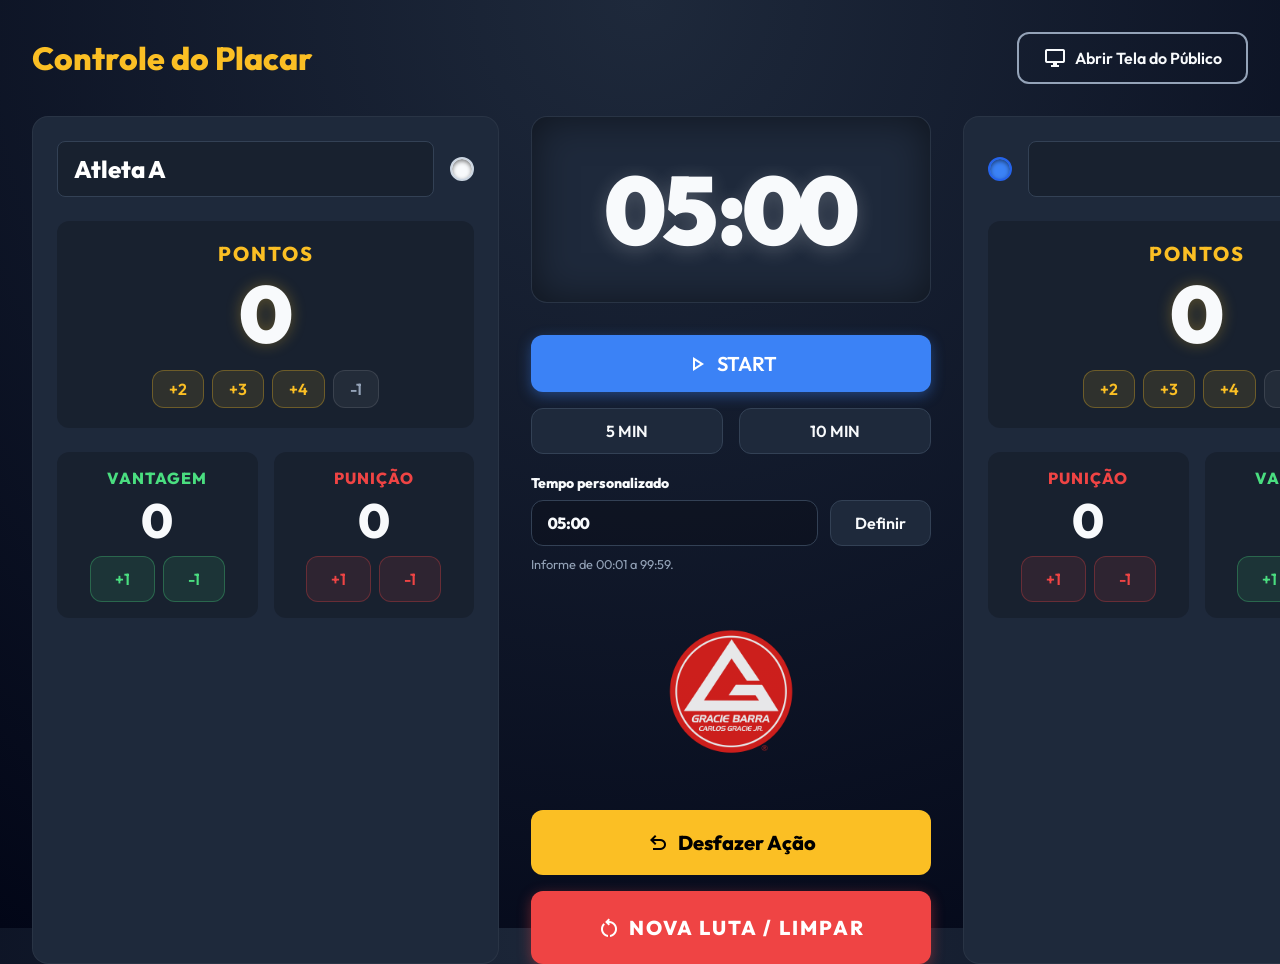
<file: index.html>
<!DOCTYPE html>
<html lang="pt-BR">

<head>
  <meta charset="UTF-8">
  <meta name="viewport" content="width=device-width, initial-scale=1.0">
  <title>Placar Jiu-Jitsu - Controle</title>
  <link rel="stylesheet" href="fonts.css">
  <link rel="stylesheet" href="style.css">
  <link rel="stylesheet" href="icons.css">
</head>

<body class="controle-body">
  <div class="top-actions">
    <h1>Controle do Placar</h1>
    <button id="btn-open-display" class="btn btn-outline" title="Abrir Tela de Exibição">
      <span class="material-symbols-outlined">desktop_windows</span>
      Abrir Tela do Público
    </button>
  </div>

  <div class="control-panel">
    <!-- Atleta A -->
    <div class="athlete-controls athlete-a">
      <div class="athlete-header">
        <input type="text" id="name-a" value="Atleta A" class="athlete-name-input" placeholder="Nome do Atleta" />
        <div class="color-badge badge-white"></div>
      </div>

      <div class="score-section">
        <h2 class="score-title text-yellow">Pontos</h2>
        <div class="score-display" id="display-pts-a">0</div>
        <div class="score-buttons">
          <button class="btn btn-pts" onclick="addScore('a', 'points', 2)">+2</button>
          <button class="btn btn-pts" onclick="addScore('a', 'points', 3)">+3</button>
          <button class="btn btn-pts" onclick="addScore('a', 'points', 4)">+4</button>
          <button class="btn btn-pts btn-sub" onclick="addScore('a', 'points', -1)">-1</button>
        </div>
      </div>

      <div class="minor-scores">
        <div class="score-section-small">
          <h3 class="text-green">Vantagem</h3>
          <div class="score-display-small" id="display-adv-a">0</div>
          <div class="score-buttons-small">
            <button class="btn btn-adv" onclick="addScore('a', 'advantages', 1)">+1</button>
            <button class="btn btn-adv btn-sub" onclick="addScore('a', 'advantages', -1)">-1</button>
          </div>
        </div>

        <div class="score-section-small">
          <h3 class="text-red">Punição</h3>
          <div class="score-display-small" id="display-pun-a">0</div>
          <div class="score-buttons-small">
            <button class="btn btn-pun" onclick="addScore('a', 'punishments', 1)">+1</button>
            <button class="btn btn-pun btn-sub" onclick="addScore('a', 'punishments', -1)">-1</button>
          </div>
        </div>
      </div>
    </div>

    <!-- Central Timer -->
    <div class="timer-controls">
      <div class="timer-container">
        <div class="timer-display" id="control-timer">05:00</div>
      </div>

      <div class="timer-actions">
        <button id="btn-start" class="btn btn-primary btn-large">
          <span class="material-symbols-outlined">play_arrow</span>
          START
        </button>
        <button id="btn-pause" class="btn btn-outline btn-large" style="display: none;">
          <span class="material-symbols-outlined">pause</span>
          PAUSE
        </button>

        <div class="timer-set-buttons">
          <button class="btn btn-secondary" onclick="setTimer(5 * 60)">5 MIN</button>
          <button class="btn btn-secondary" onclick="setTimer(10 * 60)">10 MIN</button>
        </div>

        <form id="custom-timer-form" class="custom-timer-form" novalidate>
          <label for="custom-timer">Tempo personalizado</label>
          <div class="custom-timer-row">
            <input id="custom-timer" class="custom-timer-input" type="text" inputmode="numeric"
              autocomplete="off" maxlength="5" placeholder="MM:SS" aria-describedby="custom-timer-message" />
            <button class="btn btn-secondary" type="submit">Definir</button>
          </div>
          <p id="custom-timer-message" class="custom-timer-message" aria-live="polite">
            Informe de 00:01 a 99:59.
          </p>
        </form>
      </div>

      <div class="brand-logo"
        style="display: flex; justify-content: center; align-items: center; margin: auto 0; padding: 1rem 0;">
        <img src="assets/Gracie_Barra.png" alt="Gracie Barra Logo"
          style="max-height: 140px; width: auto; opacity: 0.9;" />
      </div>

      <div class="global-actions" style="gap: 1rem;">
        <button class="btn"
          style="background: var(--color-yellow); color: #000; font-size: 1.25rem; font-weight: 800; padding: 1.25rem;"
          onclick="undo()">
          <span class="material-symbols-outlined">undo</span>
          Desfazer Ação
        </button>
        <button class="btn btn-danger btn-nova-luta" onclick="resetMatch()">
          <span class="material-symbols-outlined">restart_alt</span>
          Nova Luta / Limpar
        </button>
      </div>
    </div>

    <!-- Atleta B -->
    <div class="athlete-controls athlete-b">
      <div class="athlete-header" style="flex-direction: row-reverse;">
        <input type="text" id="name-b" value="Atleta B" class="athlete-name-input" placeholder="Nome do Atleta"
          style="text-align: right;" />
        <div class="color-badge badge-blue"></div>
      </div>

      <div class="score-section">
        <h2 class="score-title text-yellow">Pontos</h2>
        <div class="score-display" id="display-pts-b">0</div>
        <div class="score-buttons">
          <button class="btn btn-pts" onclick="addScore('b', 'points', 2)">+2</button>
          <button class="btn btn-pts" onclick="addScore('b', 'points', 3)">+3</button>
          <button class="btn btn-pts" onclick="addScore('b', 'points', 4)">+4</button>
          <button class="btn btn-pts btn-sub" onclick="addScore('b', 'points', -1)">-1</button>
        </div>
      </div>

      <div class="minor-scores" style="flex-direction: row-reverse;">
        <div class="score-section-small">
          <h3 class="text-green">Vantagem</h3>
          <div class="score-display-small" id="display-adv-b">0</div>
          <div class="score-buttons-small">
            <button class="btn btn-adv" onclick="addScore('b', 'advantages', 1)">+1</button>
            <button class="btn btn-adv btn-sub" onclick="addScore('b', 'advantages', -1)">-1</button>
          </div>
        </div>

        <div class="score-section-small">
          <h3 class="text-red">Punição</h3>
          <div class="score-display-small" id="display-pun-b">0</div>
          <div class="score-buttons-small">
            <button class="btn btn-pun" onclick="addScore('b', 'punishments', 1)">+1</button>
            <button class="btn btn-pun btn-sub" onclick="addScore('b', 'punishments', -1)">-1</button>
          </div>
        </div>
      </div>
    </div>

  </div>

  <script src="control.js"></script>
</body>

</html>
</file>
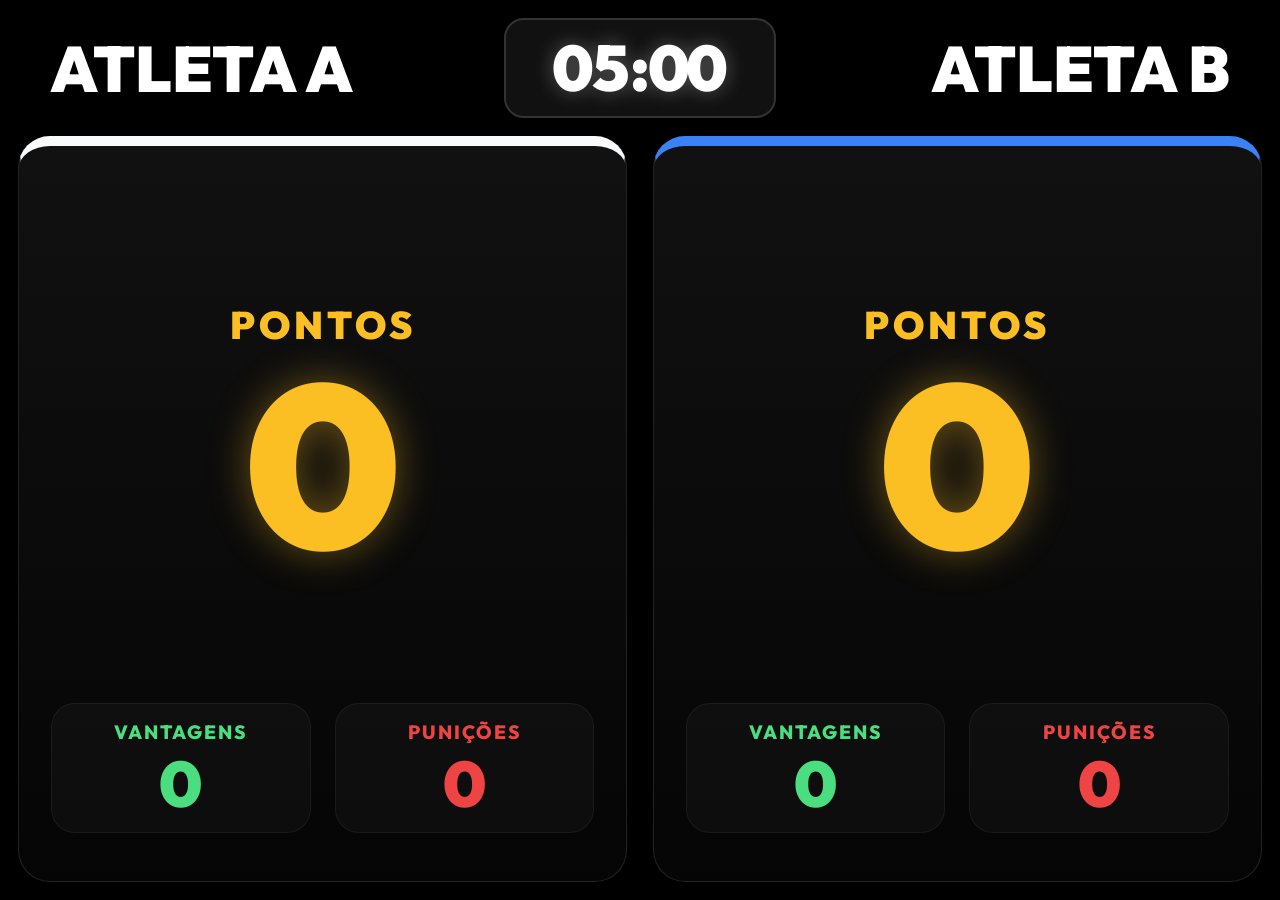
<file: display.html>
<!DOCTYPE html>
<html lang="pt-BR">

<head>
  <meta charset="UTF-8">
  <meta name="viewport" content="width=device-width, initial-scale=1.0">
  <title>Placar Jiu-Jitsu - Exibição</title>
  <link rel="stylesheet" href="fonts.css">
  <link rel="stylesheet" href="style.css">
</head>

<body class="display-body">

  <div class="display-header">
    <div class="display-athlete-name" id="display-name-a">Atleta A</div>

    <div class="display-timer-wrapper">
      <div class="display-timer" id="display-timer">05:00</div>
    </div>

    <div class="display-athlete-name" id="display-name-b" style="text-align: right;">Atleta B</div>
  </div>

  <div class="display-main">

    <!-- Atleta A -->
    <div class="display-athlete-card card-white">
      <div class="display-points-wrapper">
        <div class="display-points-title text-yellow">Pontos</div>
        <div class="display-points text-yellow" id="display-pts-a">0</div>
      </div>

      <div class="display-minor-wrapper">
        <div class="display-minor-box">
          <div class="display-minor-title text-green">Vantagens</div>
          <div class="display-minor-score text-green" id="display-adv-a">0</div>
        </div>

        <div class="display-minor-box">
          <div class="display-minor-title text-red">Punições</div>
          <div class="display-minor-score text-red" id="display-pun-a">0</div>
        </div>
      </div>
    </div>

    <!-- Atleta B -->
    <div class="display-athlete-card card-blue">
      <div class="display-points-wrapper">
        <div class="display-points-title text-yellow">Pontos</div>
        <div class="display-points text-yellow" id="display-pts-b">0</div>
      </div>

      <div class="display-minor-wrapper">
        <div class="display-minor-box">
          <div class="display-minor-title text-green">Vantagens</div>
          <div class="display-minor-score text-green" id="display-adv-b">0</div>
        </div>

        <div class="display-minor-box">
          <div class="display-minor-title text-red">Punições</div>
          <div class="display-minor-score text-red" id="display-pun-b">0</div>
        </div>
      </div>
    </div>

  </div>

  <script src="display.js"></script>
</body>

</html>
</file>
<file: fonts.css>
/* latin-ext */
@font-face {
  font-family: 'Outfit';
  font-style: normal;
  font-weight: 400;
  font-display: swap;
  src: url(assets/fonts/fonts-0.woff2) format('woff2');
  unicode-range: U+0100-02BA, U+02BD-02C5, U+02C7-02CC, U+02CE-02D7, U+02DD-02FF, U+0304, U+0308, U+0329, U+1D00-1DBF, U+1E00-1E9F, U+1EF2-1EFF, U+2020, U+20A0-20AB, U+20AD-20C0, U+2113, U+2C60-2C7F, U+A720-A7FF;
}
/* latin */
@font-face {
  font-family: 'Outfit';
  font-style: normal;
  font-weight: 400;
  font-display: swap;
  src: url(assets/fonts/fonts-1.woff2) format('woff2');
  unicode-range: U+0000-00FF, U+0131, U+0152-0153, U+02BB-02BC, U+02C6, U+02DA, U+02DC, U+0304, U+0308, U+0329, U+2000-206F, U+20AC, U+2122, U+2191, U+2193, U+2212, U+2215, U+FEFF, U+FFFD;
}
/* latin-ext */
@font-face {
  font-family: 'Outfit';
  font-style: normal;
  font-weight: 600;
  font-display: swap;
  src: url(assets/fonts/fonts-2.woff2) format('woff2');
  unicode-range: U+0100-02BA, U+02BD-02C5, U+02C7-02CC, U+02CE-02D7, U+02DD-02FF, U+0304, U+0308, U+0329, U+1D00-1DBF, U+1E00-1E9F, U+1EF2-1EFF, U+2020, U+20A0-20AB, U+20AD-20C0, U+2113, U+2C60-2C7F, U+A720-A7FF;
}
/* latin */
@font-face {
  font-family: 'Outfit';
  font-style: normal;
  font-weight: 600;
  font-display: swap;
  src: url(assets/fonts/fonts-3.woff2) format('woff2');
  unicode-range: U+0000-00FF, U+0131, U+0152-0153, U+02BB-02BC, U+02C6, U+02DA, U+02DC, U+0304, U+0308, U+0329, U+2000-206F, U+20AC, U+2122, U+2191, U+2193, U+2212, U+2215, U+FEFF, U+FFFD;
}
/* latin-ext */
@font-face {
  font-family: 'Outfit';
  font-style: normal;
  font-weight: 800;
  font-display: swap;
  src: url(assets/fonts/fonts-4.woff2) format('woff2');
  unicode-range: U+0100-02BA, U+02BD-02C5, U+02C7-02CC, U+02CE-02D7, U+02DD-02FF, U+0304, U+0308, U+0329, U+1D00-1DBF, U+1E00-1E9F, U+1EF2-1EFF, U+2020, U+20A0-20AB, U+20AD-20C0, U+2113, U+2C60-2C7F, U+A720-A7FF;
}
/* latin */
@font-face {
  font-family: 'Outfit';
  font-style: normal;
  font-weight: 800;
  font-display: swap;
  src: url(assets/fonts/fonts-5.woff2) format('woff2');
  unicode-range: U+0000-00FF, U+0131, U+0152-0153, U+02BB-02BC, U+02C6, U+02DA, U+02DC, U+0304, U+0308, U+0329, U+2000-206F, U+20AC, U+2122, U+2191, U+2193, U+2212, U+2215, U+FEFF, U+FFFD;
}
/* latin-ext */
@font-face {
  font-family: 'Outfit';
  font-style: normal;
  font-weight: 900;
  font-display: swap;
  src: url(assets/fonts/fonts-6.woff2) format('woff2');
  unicode-range: U+0100-02BA, U+02BD-02C5, U+02C7-02CC, U+02CE-02D7, U+02DD-02FF, U+0304, U+0308, U+0329, U+1D00-1DBF, U+1E00-1E9F, U+1EF2-1EFF, U+2020, U+20A0-20AB, U+20AD-20C0, U+2113, U+2C60-2C7F, U+A720-A7FF;
}
/* latin */
@font-face {
  font-family: 'Outfit';
  font-style: normal;
  font-weight: 900;
  font-display: swap;
  src: url(assets/fonts/fonts-7.woff2) format('woff2');
  unicode-range: U+0000-00FF, U+0131, U+0152-0153, U+02BB-02BC, U+02C6, U+02DA, U+02DC, U+0304, U+0308, U+0329, U+2000-206F, U+20AC, U+2122, U+2191, U+2193, U+2212, U+2215, U+FEFF, U+FFFD;
}
</file>
<file: style.css>
:root {
  --bg-dark: #0f172a;
  --bg-darker: #020617;
  --bg-card: #1e293b;
  --bg-card-hover: #334155;
  --text-main: #f8fafc;
  --text-muted: #94a3b8;

  --color-yellow: #fbbf24;
  --color-green: #4ade80;
  --color-red: #ef4444;
  --color-blue: #3b82f6;
  --color-white: #ffffff;

  --shadow-sm: 0 1px 2px 0 rgb(0 0 0 / 0.05);
  --shadow-md: 0 4px 6px -1px rgb(0 0 0 / 0.1), 0 2px 4px -2px rgb(0 0 0 / 0.1);
  --shadow-lg: 0 10px 15px -3px rgb(0 0 0 / 0.1), 0 4px 6px -4px rgb(0 0 0 / 0.1);
  --shadow-glow-yellow: 0 0 15px rgba(251, 191, 36, 0.3);

  --round-sm: 8px;
  --round-md: 12px;
  --round-lg: 16px;
  --round-full: 9999px;

  --transition: all 0.2s cubic-bezier(0.4, 0, 0.2, 1);
}

* {
  box-sizing: border-box;
  margin: 0;
  padding: 0;
  font-family: 'Outfit', sans-serif;
}

body {
  background-color: var(--bg-darker);
  color: var(--text-main);
  min-height: 100vh;
  display: flex;
  flex-direction: column;
}

/* =========================================
   CONTROLE
========================================== */
.controle-body {
  padding: 2rem;
  background: radial-gradient(circle at 50% 0%, #1e293b 0%, #020617 100%);
}

.top-actions {
  display: flex;
  justify-content: space-between;
  align-items: center;
  margin-bottom: 2rem;
}

.top-actions h1 {
  font-size: 2rem;
  font-weight: 800;
  color: var(--color-yellow);
}

.btn {
  display: flex;
  align-items: center;
  justify-content: center;
  gap: 0.5rem;
  padding: 0.75rem 1.5rem;
  border-radius: var(--round-md);
  font-size: 1rem;
  font-weight: 600;
  cursor: pointer;
  border: none;
  transition: var(--transition);
  color: var(--text-main);
}

.btn:active {
  transform: scale(0.95);
}

.btn:focus-visible {
  outline: 3px solid rgba(96, 165, 250, 0.9);
  outline-offset: 3px;
}

.btn-outline {
  background: transparent;
  border: 2px solid var(--text-muted);
  color: var(--text-main);
}

.btn-outline:hover {
  border-color: var(--text-main);
  background: rgba(255, 255, 255, 0.05);
}

.btn-primary {
  background: var(--color-blue);
  color: white;
  box-shadow: 0 4px 14px rgba(59, 130, 246, 0.4);
}

.btn-primary:hover {
  background: #2563eb;
  box-shadow: 0 6px 20px rgba(59, 130, 246, 0.6);
}

.btn-secondary {
  background: var(--bg-card);
  border: 1px solid var(--bg-card-hover);
}

.btn-secondary:hover {
  background: var(--bg-card-hover);
}

.btn-danger {
  background: var(--color-red);
  color: white;
  box-shadow: 0 4px 14px rgba(239, 68, 68, 0.4);
}

.btn-danger:hover {
  background: #dc2626;
  box-shadow: 0 6px 20px rgba(239, 68, 68, 0.6);
}

.btn-large {
  padding: 1rem 2rem;
  font-size: 1.25rem;
}

.control-panel {
  display: grid;
  grid-template-columns: 1fr 400px 1fr;
  gap: 2rem;
  height: calc(100vh - 120px);
}

.athlete-controls {
  background: var(--bg-card);
  border-radius: var(--round-lg);
  padding: 1.5rem;
  display: flex;
  flex-direction: column;
  gap: 1.5rem;
  border: 1px solid rgba(255, 255, 255, 0.05);
  box-shadow: var(--shadow-xl);
}

.athlete-header {
  display: flex;
  align-items: center;
  gap: 1rem;
}

.athlete-name-input {
  flex: 1;
  background: rgba(0, 0, 0, 0.2);
  border: 1px solid var(--bg-card-hover);
  border-radius: var(--round-sm);
  padding: 0.75rem 1rem;
  color: white;
  font-size: 1.5rem;
  font-weight: 700;
  outline: none;
  transition: var(--transition);
}

.athlete-name-input:focus {
  border-color: var(--color-blue);
}

.color-badge {
  width: 24px;
  height: 24px;
  border-radius: 50%;
  box-shadow: inset 0 2px 4px rgba(0, 0, 0, 0.5);
}

.badge-white {
  background: #f8fafc;
  border: 2px solid #cbd5e1;
}

.badge-blue {
  background: #3b82f6;
  border: 2px solid #2563eb;
}

.score-section {
  background: rgba(0, 0, 0, 0.2);
  border-radius: var(--round-md);
  padding: 1.25rem;
  text-align: center;
  display: flex;
  flex-direction: column;
  align-items: center;
}

.score-title {
  font-size: 1.25rem;
  text-transform: uppercase;
  letter-spacing: 2px;
  margin-bottom: 0.5rem;
  font-weight: 800;
}

.text-yellow {
  color: var(--color-yellow);
}

.text-green {
  color: var(--color-green);
}

.text-red {
  color: var(--color-red);
}

.score-display {
  font-size: 5rem;
  font-weight: 900;
  line-height: 1;
  margin-bottom: 1rem;
  text-shadow: var(--shadow-glow-yellow);
}

.score-buttons {
  display: flex;
  gap: 0.5rem;
  flex-wrap: wrap;
  justify-content: center;
}

.btn-pts {
  background: rgba(251, 191, 36, 0.1);
  color: var(--color-yellow);
  border: 1px solid rgba(251, 191, 36, 0.3);
  padding: 0.5rem 1rem;
}

.btn-pts:hover {
  background: rgba(251, 191, 36, 0.2);
  border-color: var(--color-yellow);
}

.btn-sub {
  background: rgba(255, 255, 255, 0.05);
  color: var(--text-muted);
  border: 1px solid rgba(255, 255, 255, 0.1);
}

.btn-sub:hover {
  background: rgba(255, 255, 255, 0.1);
  color: white;
}

.minor-scores {
  display: flex;
  gap: 1rem;
}

.score-section-small {
  flex: 1;
  background: rgba(0, 0, 0, 0.2);
  border-radius: var(--round-md);
  padding: 1rem;
  text-align: center;
}

.score-section-small h3 {
  font-size: 1rem;
  text-transform: uppercase;
  letter-spacing: 1px;
  margin-bottom: 0.5rem;
}

.score-display-small {
  font-size: 3rem;
  font-weight: 800;
  line-height: 1;
  margin-bottom: 0.75rem;
}

.score-buttons-small {
  display: flex;
  gap: 0.5rem;
  justify-content: center;
}

.btn-adv {
  background: rgba(74, 222, 128, 0.1);
  color: var(--color-green);
  border: 1px solid rgba(74, 222, 128, 0.3);
}

.btn-adv:hover {
  background: rgba(74, 222, 128, 0.2);
}

.btn-pun {
  background: rgba(239, 68, 68, 0.1);
  color: var(--color-red);
  border: 1px solid rgba(239, 68, 68, 0.3);
}

.btn-pun:hover {
  background: rgba(239, 68, 68, 0.2);
}


.timer-controls {
  display: flex;
  flex-direction: column;
  gap: 2rem;
}

.timer-container {
  background: var(--bg-card);
  border-radius: var(--round-lg);
  padding: 2rem;
  display: flex;
  justify-content: center;
  align-items: center;
  border: 1px solid rgba(255, 255, 255, 0.05);
  box-shadow: 0 0 40px rgba(0, 0, 0, 0.5) inset;
}

.timer-display {
  font-size: 6rem;
  font-weight: 900;
  font-variant-numeric: tabular-nums;
  letter-spacing: -2px;
  color: var(--text-main);
  text-shadow: 0 4px 20px rgba(255, 255, 255, 0.2);
}

.timer-actions {
  display: flex;
  flex-direction: column;
  gap: 1rem;
}

.timer-set-buttons {
  display: flex;
  gap: 1rem;
}

.timer-set-buttons .btn {
  flex: 1;
}

.custom-timer-form {
  display: flex;
  flex-direction: column;
  gap: 0.5rem;
  padding-top: 0.25rem;
}

.custom-timer-form label {
  color: var(--text-main);
  font-size: 0.875rem;
  font-weight: 700;
}

.custom-timer-row {
  display: grid;
  grid-template-columns: minmax(0, 1fr) auto;
  gap: 0.75rem;
}

.custom-timer-input {
  width: 100%;
  min-width: 0;
  border: 1px solid var(--bg-card-hover);
  border-radius: var(--round-md);
  outline: none;
  background: rgba(0, 0, 0, 0.2);
  color: var(--text-main);
  padding: 0.75rem 1rem;
  font-size: 1rem;
  font-weight: 700;
  font-variant-numeric: tabular-nums;
  transition: border-color 0.2s ease, box-shadow 0.2s ease;
}

.custom-timer-input::placeholder {
  color: var(--text-muted);
}

.custom-timer-input:focus-visible {
  border-color: var(--color-blue);
  box-shadow: 0 0 0 3px rgba(59, 130, 246, 0.25);
}

.custom-timer-input[aria-invalid="true"] {
  border-color: var(--color-red);
}

.custom-timer-message {
  min-height: 1.25rem;
  color: var(--text-muted);
  font-size: 0.8rem;
  line-height: 1.25rem;
}

.custom-timer-message.is-error {
  color: #fca5a5;
}

.global-actions {
  margin-top: auto;
  display: flex;
  flex-direction: column;
}

.btn-nova-luta {
  padding: 1.5rem;
  font-size: 1.25rem;
  text-transform: uppercase;
  letter-spacing: 2px;
  font-weight: 800;
}

/* =========================================
   PUBLIC DISPLAY
========================================== */
.display-body {
  overflow: hidden;
  background: #000;
  display: grid;
  grid-template-rows: auto 1fr;
  padding: 2vh;
  height: 100vh;
}

.display-header {
  display: grid;
  grid-template-columns: 1fr auto 1fr;
  align-items: center;
  gap: 2rem;
  margin-bottom: 2vh;
}

.display-athlete-name {
  font-size: 5vw;
  font-weight: 900;
  text-transform: uppercase;
  white-space: nowrap;
  overflow: hidden;
  text-overflow: ellipsis;
  padding: 0 2rem;
  color: white;
}

.display-timer-wrapper {
  background: #111;
  padding: 1rem 3rem;
  border-radius: 20px;
  border: 2px solid #333;
}

.display-timer {
  font-size: 5vw;
  font-weight: 900;
  font-variant-numeric: tabular-nums;
  line-height: 1;
  color: #fff;
  text-shadow: 0 0 20px rgba(255, 255, 255, 0.3);
}

.display-main {
  display: grid;
  grid-template-columns: 1fr 1fr;
  gap: 2vw;
  height: 100%;
}

.display-athlete-card {
  background: linear-gradient(180deg, #111, #050505);
  border-radius: 2rem;
  display: flex;
  flex-direction: column;
  padding: 3rem 2rem;
  position: relative;
  border: 1px solid #222;
}

.card-white {
  border-top: 10px solid #f8fafc;
}

.card-blue {
  border-top: 10px solid #3b82f6;
}

.display-points-wrapper {
  flex: 1;
  display: flex;
  flex-direction: column;
  justify-content: center;
  align-items: center;
}

.display-points-title {
  color: var(--color-yellow);
  font-size: 3vw;
  font-weight: 900;
  text-transform: uppercase;
  letter-spacing: 4px;
}

.display-points {
  font-size: 18vw;
  font-weight: 900;
  line-height: 1;
  color: var(--color-yellow);
  text-shadow: 0 0 40px rgba(251, 191, 36, 0.4);
}

.display-minor-wrapper {
  display: grid;
  grid-template-columns: 1fr 1fr;
  gap: 1.5rem;
  margin-top: 1rem;
}

.display-minor-box {
  background: rgba(255, 255, 255, 0.03);
  border-radius: 1.5rem;
  padding: 1rem;
  text-align: center;
  border: 1px solid rgba(255, 255, 255, 0.05);
}

.display-minor-title {
  font-size: 1.5vw;
  font-weight: 800;
  text-transform: uppercase;
  letter-spacing: 2px;
  margin-bottom: 0.5rem;
}

.display-minor-score {
  font-size: 5vw;
  font-weight: 900;
  line-height: 1;
}

.color-pulse {
  animation: pulse 0.3s ease-out;
}

@keyframes pulse {
  0% {
    transform: scale(1);
  }

  50% {
    transform: scale(1.1);
  }

  100% {
    transform: scale(1);
  }
}

@media (max-width: 1200px) {
  .control-panel {
    grid-template-columns: 1fr;
    height: auto;
  }
}
</file>
<file: icons.css>
/* fallback */
@font-face {
  font-family: 'Material Symbols Outlined';
  font-style: normal;
  font-weight: 400;
  src: url(assets/fonts/icons-0.woff2) format('woff2');
}

.material-symbols-outlined {
  font-family: 'Material Symbols Outlined';
  font-weight: normal;
  font-style: normal;
  font-size: 24px;
  line-height: 1;
  letter-spacing: normal;
  text-transform: none;
  display: inline-block;
  white-space: nowrap;
  word-wrap: normal;
  direction: ltr;
  -webkit-font-feature-settings: 'liga';
  font-feature-settings: 'liga';
  -webkit-font-smoothing: antialiased;
}
</file>
